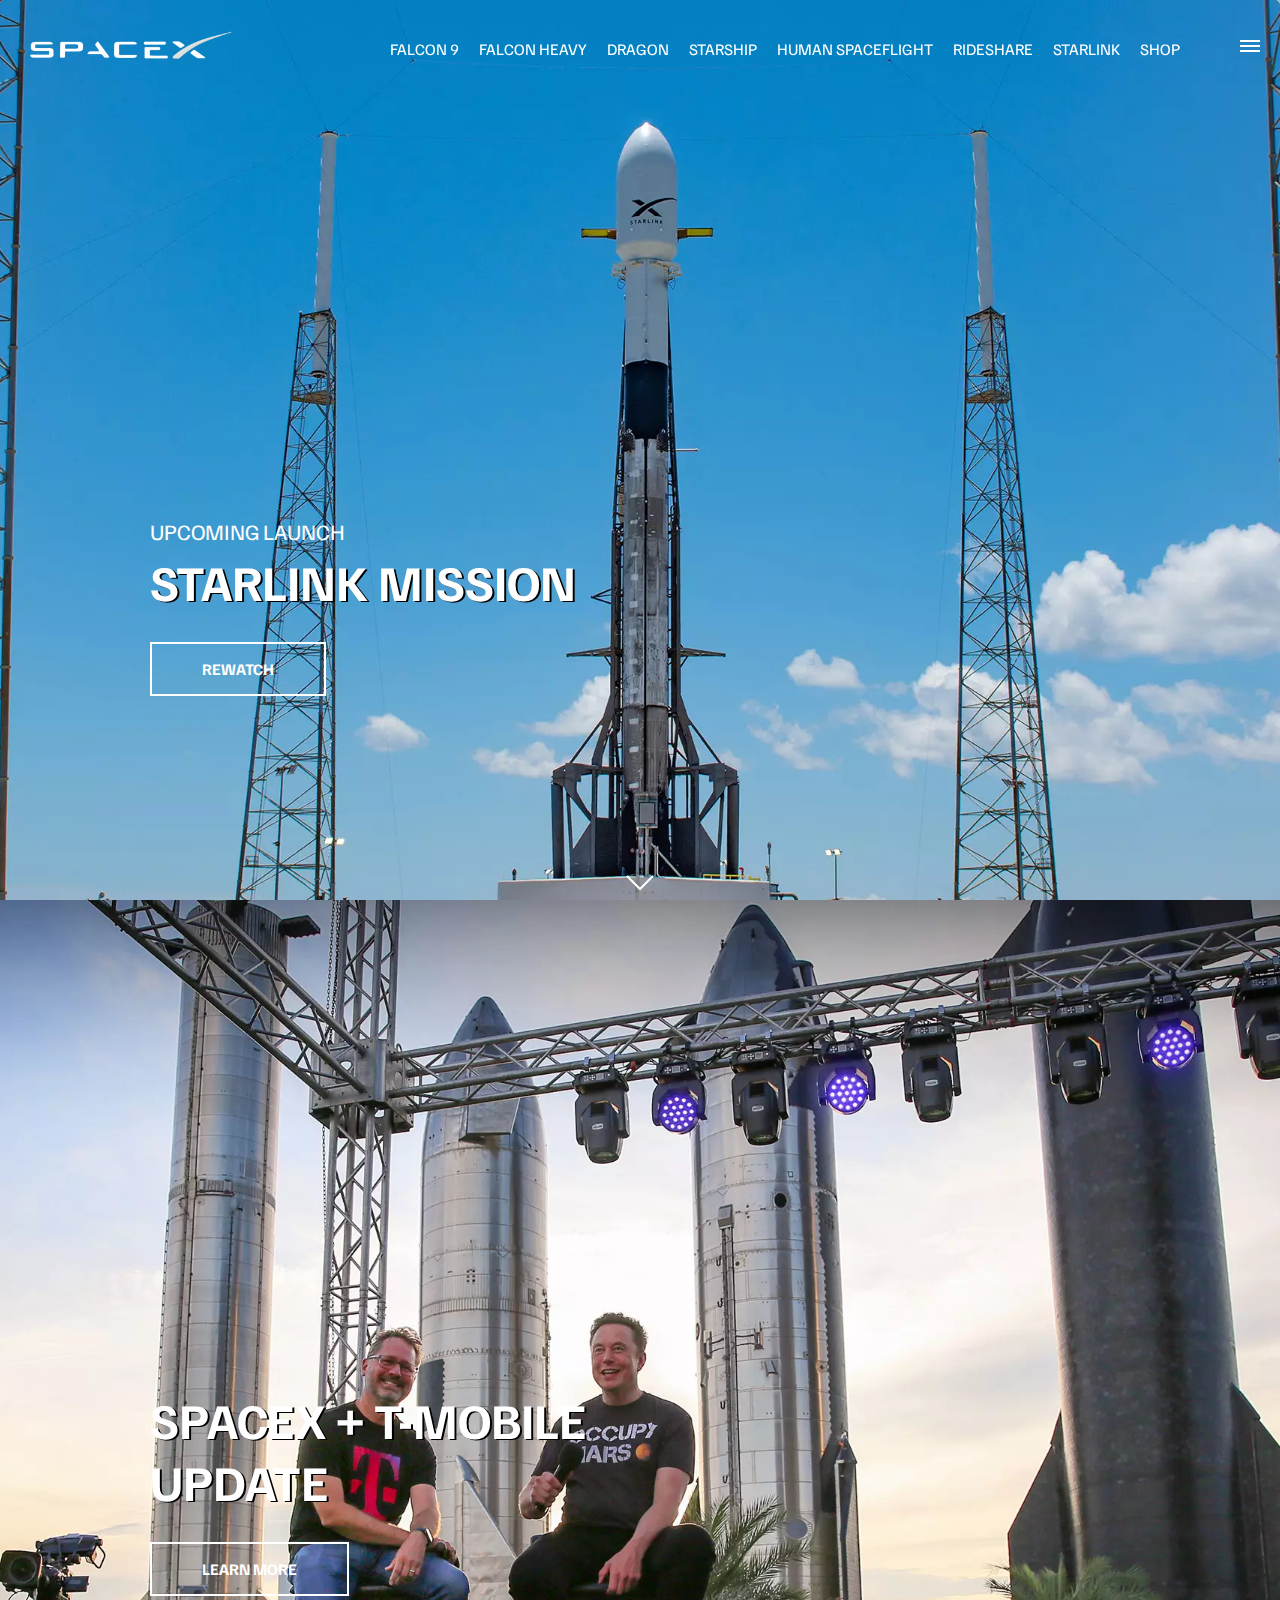
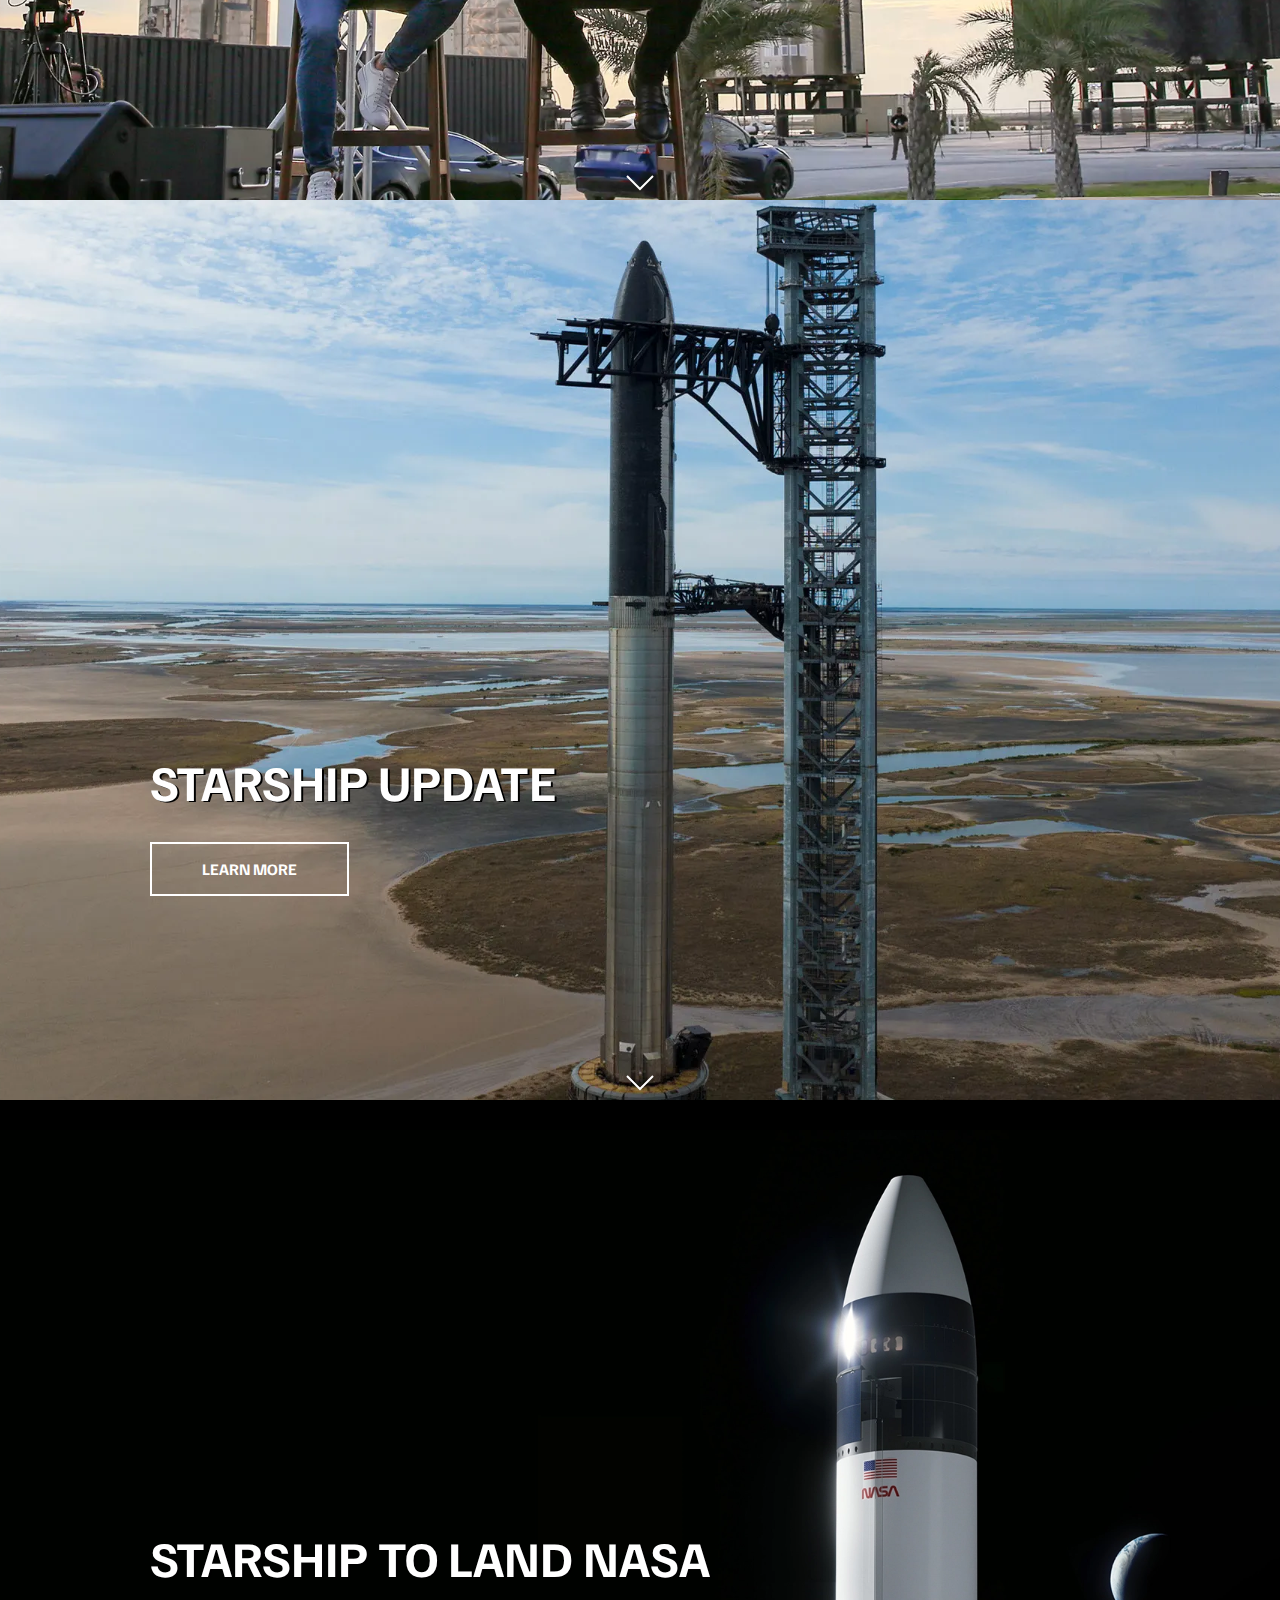
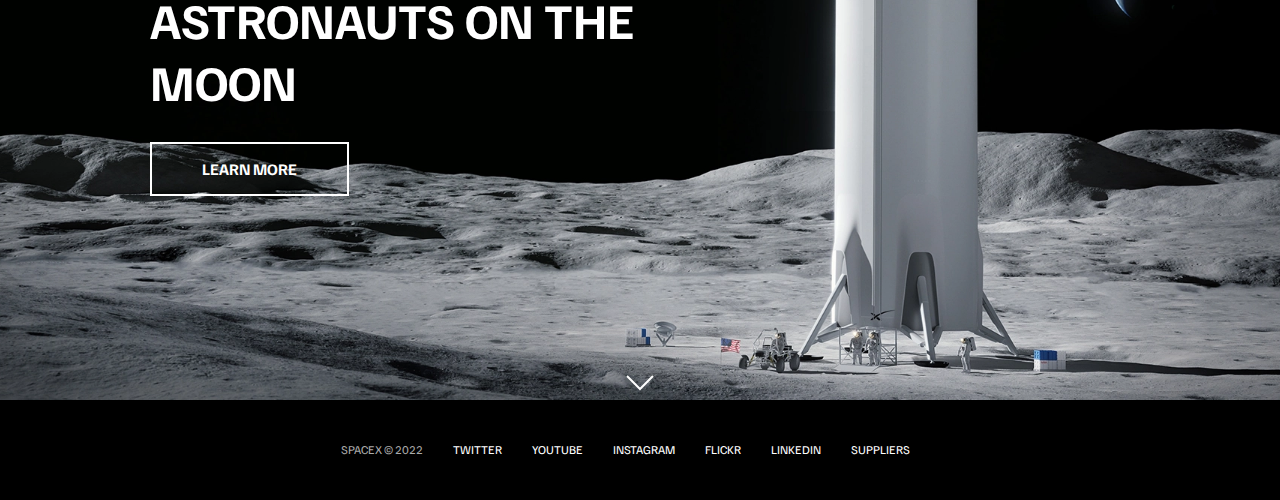
<file: index.html>
<!DOCTYPE html>
<html lang="en">
  <head>
    <meta charset="UTF-8" />
    <meta http-equiv="X-UA-Compatible" content="IE=edge" />
    <meta name="viewport" content="width=device-width, initial-scale=1.0" />
    <link rel="stylesheet" href="css/style.css" />
    <link rel="icon" type="image/x-icon" href="img/favicon.jpg" />
    <script src="js/script.js" defer></script>
    <title>SpaceX</title>
  </head>
  <body>
    <div id="overlay"></div>
    <!-- mobile menu -->
    <div id="mobile-menu" class="mobile-main-menu">
      <ul>
        <li><a href="#">Mission</a></li>
        <li><a href="#">Launches</a></li>
        <li><a href="#">Careers</a></li>
        <li><a href="#">Updates</a></li>
        <li><a href="#">Shop</a></li>

        <li class="mobile-only"><a href="falcon9.html">Falcon 9</a></li>
        <li class="mobile-only"><a href="falcon-heavy.html">Falcon Heavy</a></li>
        <li class="mobile-only"><a href="dragon.html">Dragon</a></li>
        <li class="mobile-only"><a href="#">Starship</a></li>
        <li class="mobile-only"><a href="#">Human Spaceflight</a></li>
        <li class="mobile-only"><a href="#">Rideshare</a></li>
        <li class="mobile-only"><a href="#">Starlink</a></li>
        <li class="mobile-only"><a href="#">Shop</a></li>
      </ul>
    </div>
    <!-- mobile menu end -->

    <header class="main-header">
      <div class="logo">
        <a href="index.html">
          <img src="img/logo.png" alt="spaceX" />
        </a>
      </div>

      <!-- Nav Section -->
      <nav class="desktop-main-menu">
        <ul>
          <li><a href="falcon9.html">Falcon 9</a></li>
          <li><a href="falcon-heavy.html">Falcon Heavy</a></li>
          <li><a href="dragon.html">Dragon</a></li>
          <li><a href="#">Starship</a></li>
          <li><a href="#">Human Spaceflight</a></li>
          <li><a href="#">Rideshare</a></li>
          <li><a href="#">Starlink</a></li>
          <li><a href="#">Shop</a></li>
        </ul>
      </nav>
    </header>

    <!-- Hamburger Menu -->

    <button id="menu-btn" class="hamburger" type="button">
      <span class="hamburger-top"></span>
      <span class="hamburger-middle"></span>
      <span class="hamburger-bottom"></span>
    </button>
    <!-- Hamburger Menu -->

    <!-- First Section -->
    <section class="section-a">
      <div class="section-inner">
        <h4>Upcoming Launch</h4>
        <h2>STARLINK MISSION</h2>

        <a class="btn">
          <div class="hover"></div>
          <span>Rewatch</span>
        </a>
      </div>

      <div class="scroll-arrow">
        <svg width="30px" height="20px">
          <path
            stroke="#ffffff"
            fill="none"
            stroke-width="2px"
            d="M2.000,5.000 L15.000,18.000 L28.000,5.000"
          ></path>
        </svg>
      </div>
    </section>

    <!-- Second Section -->
    <section class="section-b">
      <div class="section-inner">
        <!-- <h4>Upcoming Launch</h4> -->
        <h2>SPACEX + T-MOBILE UPDATE</h2>

        <a class="btn">
          <div class="hover"></div>
          <span>Learn more</span>
        </a>
      </div>

      <div class="scroll-arrow">
        <svg width="30px" height="20px">
          <path
            stroke="#ffffff"
            fill="none"
            stroke-width="2px"
            d="M2.000,5.000 L15.000,18.000 L28.000,5.000"
          ></path>
        </svg>
      </div>
    </section>

    <!-- Third Section -->
    <section class="section-c">
      <div class="section-inner">
        <!-- <h4>Upcoming Launch</h4> -->
        <h2>STARSHIP UPDATE</h2>

        <a class="btn">
          <div class="hover"></div>
          <span>Learn more</span>
        </a>
      </div>

      <div class="scroll-arrow">
        <svg width="30px" height="20px">
          <path
            stroke="#ffffff"
            fill="none"
            stroke-width="2px"
            d="M2.000,5.000 L15.000,18.000 L28.000,5.000"
          ></path>
        </svg>
      </div>
    </section>

    <!-- Fourth Section -->
    <section class="section-d">
      <div class="section-inner">
        <!-- <h4>Upcoming Launch</h4> -->
        <h2>STARSHIP TO LAND NASA ASTRONAUTS ON THE MOON</h2>

        <a class="btn">
          <div class="hover"></div>
          <span>Learn more</span>
        </a>
      </div>

      <div class="scroll-arrow">
        <svg width="30px" height="20px">
          <path
            stroke="#ffffff"
            fill="none"
            stroke-width="2px"
            d="M2.000,5.000 L15.000,18.000 L28.000,5.000"
          ></path>
        </svg>
      </div>
    </section>

    <!-- Footer section Start -->
    <footer>
      <ul>
        <li>SpaceX &copy; 2022</li>
        <li><a href="#">TWITTER</a></li>
        <li><a href="#">YOUTUBE</a></li>
        <li><a href="#">INSTAGRAM</a></li>
        <li><a href="#">FLICKR</a></li>
        <li><a href="#">LINKEDIN</a></li>
        <li><a href="#">SUPPLIERS</a></li>
      </ul>
    </footer>

    <!-- Footer section End -->
  </body>
</html>
</file>
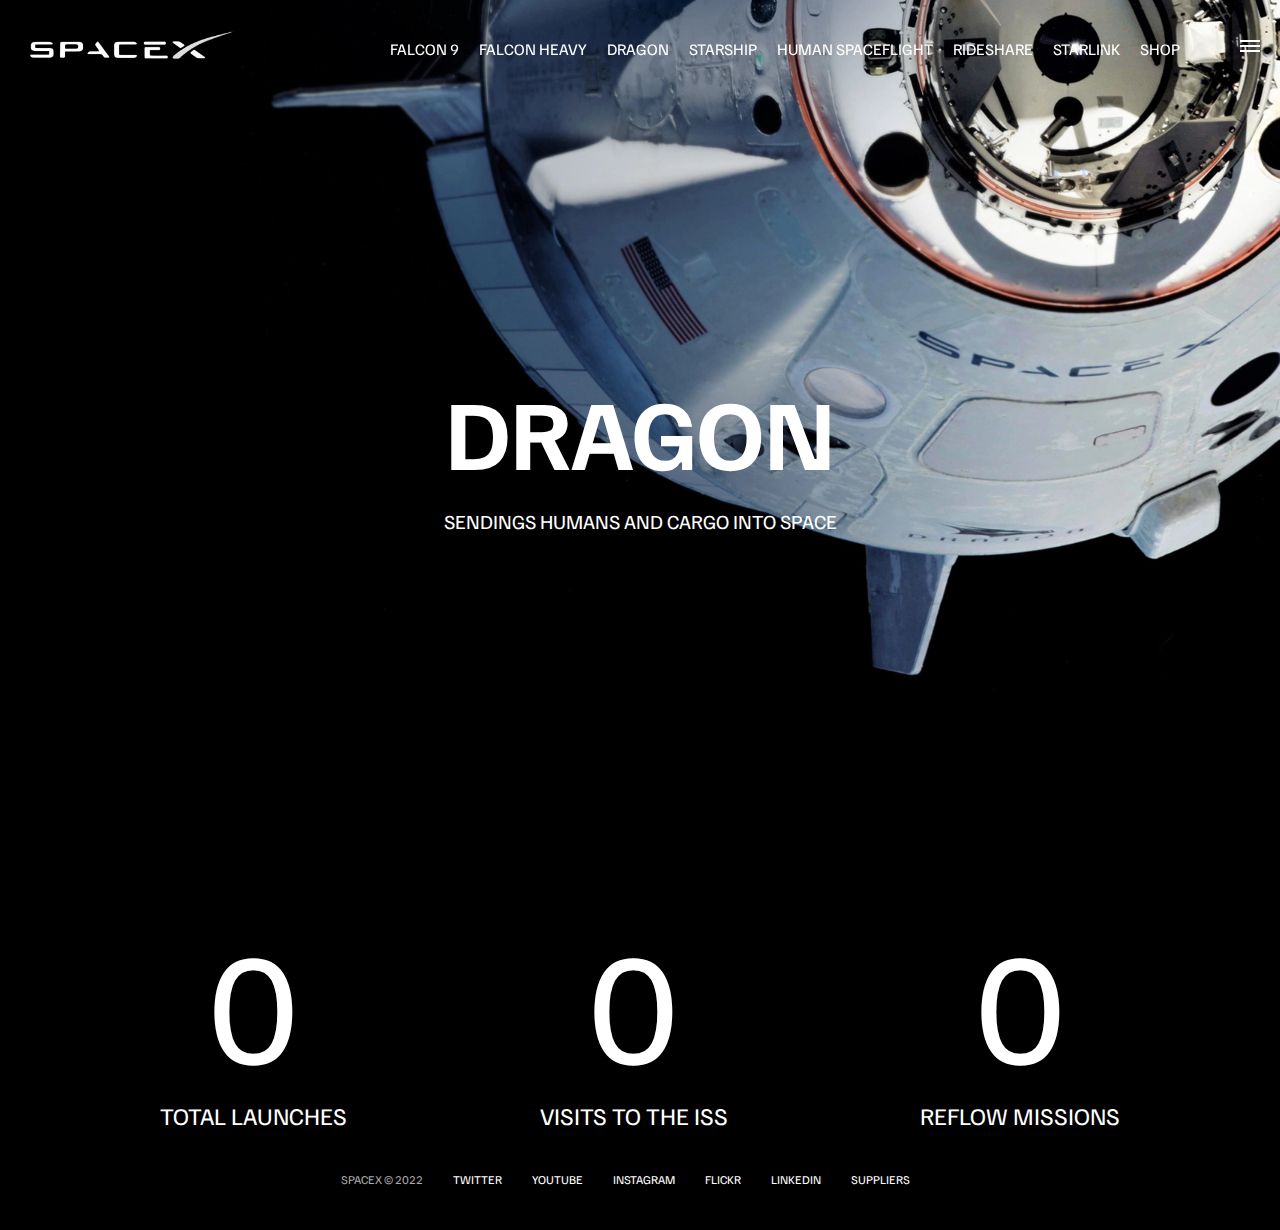
<file: dragon.html>
<!DOCTYPE html>
<html lang="en">
  <head>
    <meta charset="UTF-8" />
    <meta http-equiv="X-UA-Compatible" content="IE=edge" />
    <meta name="viewport" content="width=device-width, initial-scale=1.0" />
    <link rel="stylesheet" href="css/style.css" />
    <link rel="icon" type="image/x-icon" href="img/favicon.jpg" />
    <script src="js/script.js" defer></script>
    <title>SpaceX - Dragon</title>
  </head>
  <body>
    <div id="overlay"></div>
    <!-- mobile menu -->
    <div id="mobile-menu" class="mobile-main-menu">
      <ul>
        <li><a href="#">Mission</a></li>
        <li><a href="#">Launches</a></li>
        <li><a href="#">Careers</a></li>
        <li><a href="#">Updates</a></li>
        <li><a href="#">Shop</a></li>

        <li class="mobile-only"><a href="falcon9.html">Falcon 9</a></li>
        <li class="mobile-only"><a href="falcon-heavy.html">Falcon Heavy</a></li>
        <li class="mobile-only"><a href="dragon.html">Dragon</a></li>
        <li class="mobile-only"><a href="#">Starship</a></li>
        <li class="mobile-only"><a href="#">Human Spaceflight</a></li>
        <li class="mobile-only"><a href="#">Rideshare</a></li>
        <li class="mobile-only"><a href="#">Starlink</a></li>
        <li class="mobile-only"><a href="#">Shop</a></li>
      </ul>
    </div>
    <!-- mobile menu end -->

    <header class="main-header">
      <div class="logo">
        <a href="index.html">
          <img src="img/logo.png" alt="spaceX" />
        </a>
      </div>

      <!-- Nav Section -->
      <nav class="desktop-main-menu">
        <ul>
          <li><a href="falcon9.html">Falcon 9</a></li>
          <li><a href="falcon-heavy.html">Falcon Heavy</a></li>
          <li><a href="dragon.html">Dragon</a></li>
          <li><a href="#">Starship</a></li>
          <li><a href="#">Human Spaceflight</a></li>
          <li><a href="#">Rideshare</a></li>
          <li><a href="#">Starlink</a></li>
          <li><a href="#">Shop</a></li>
        </ul>
      </nav>
    </header>

    <!-- Hamburger Menu -->

    <button id="menu-btn" class="hamburger" type="button">
      <span class="hamburger-top"></span>
      <span class="hamburger-middle"></span>
      <span class="hamburger-bottom"></span>
    </button>
    <!-- Hamburger Menu -->

  <section class="section-animate bg-dragon">

  </section> 

       <div class="section-inner-center">
      <h3>Dragon</h3>
      <p>Sendings humans and cargo into space</p>

      
    </div>


    <div class="stats">
      <div>
        <span class="counter" data-target="34">0</span>
        <h4>Total Launches</h4>
      </div>

      <div>
        <span class="counter" data-target="30">0</span>
        <h4>Visits to the ISS</h4>
      </div>

      <div>
        <span class="counter" data-target="20">0</span>
        <h4>Reflow Missions</h4>
      </div>
    </div>
   
  
    <!-- Footer section Start -->
    <footer>
      <ul>
        <li>SpaceX &copy; 2022</li>
        <li><a href="#">TWITTER</a></li>
        <li><a href="#">YOUTUBE</a></li>
        <li><a href="#">INSTAGRAM</a></li>
        <li><a href="#">FLICKR</a></li>
        <li><a href="#">LINKEDIN</a></li>
        <li><a href="#">SUPPLIERS</a></li>
      </ul>
    </footer>

    <!-- Footer section End -->
  </body>
</html>
</file>
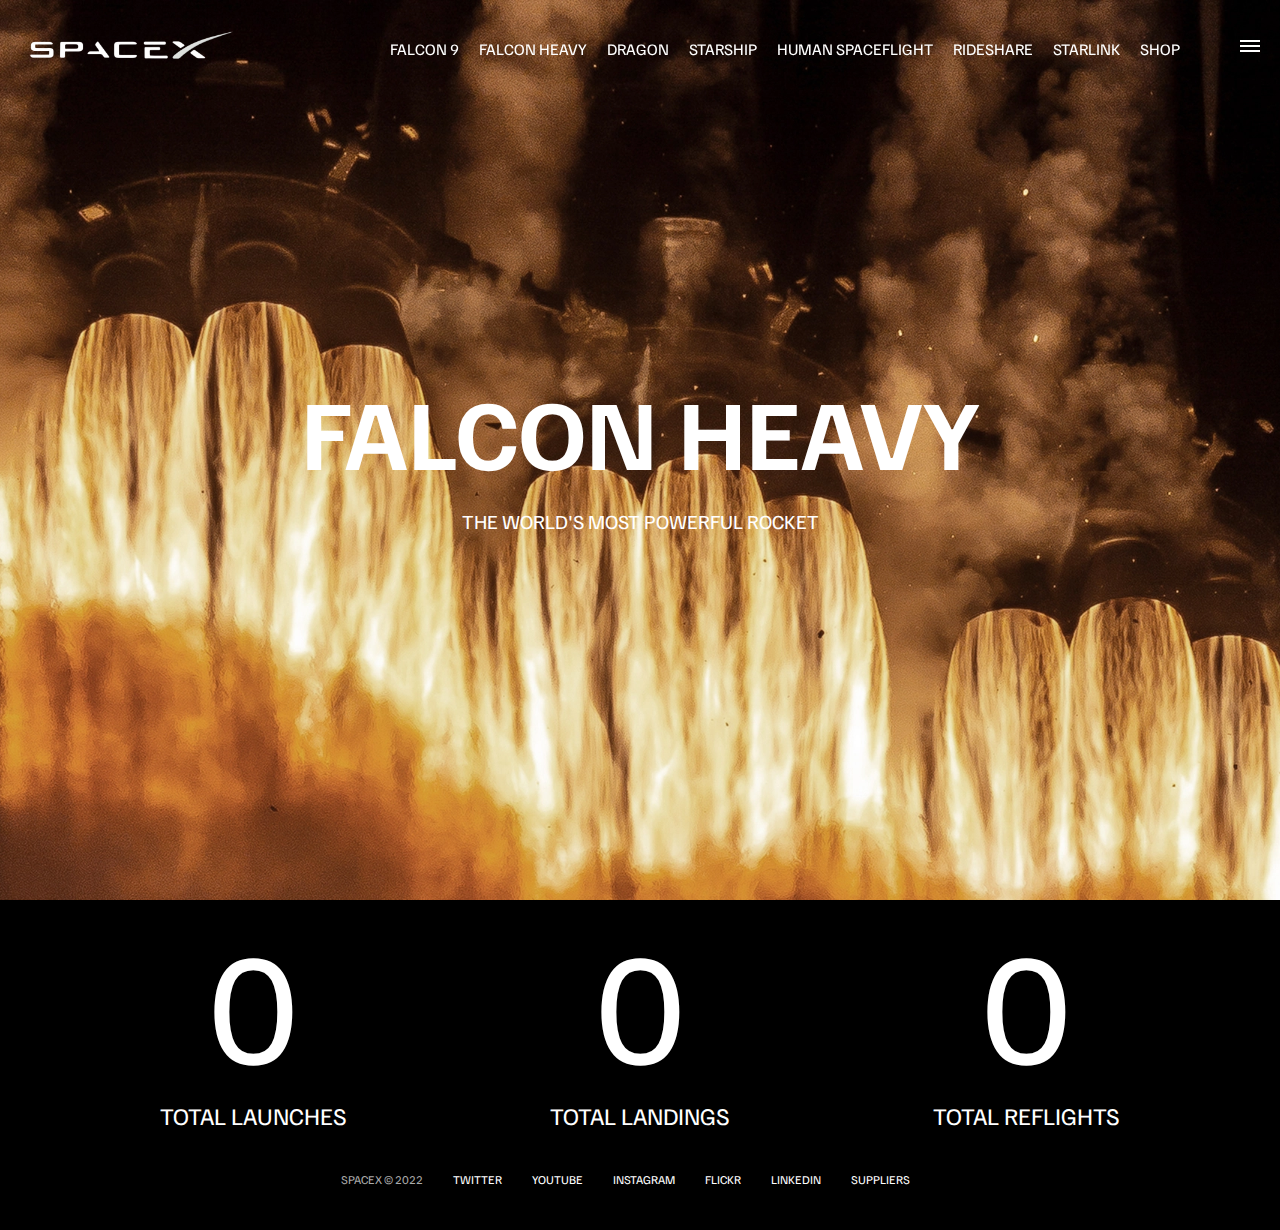
<file: falcon-heavy.html>
<!DOCTYPE html>
<html lang="en">
  <head>
    <meta charset="UTF-8" />
    <meta http-equiv="X-UA-Compatible" content="IE=edge" />
    <meta name="viewport" content="width=device-width, initial-scale=1.0" />
    <link rel="stylesheet" href="css/style.css" />
    <link rel="icon" type="image/x-icon" href="img/favicon.jpg" />
    <script src="js/script.js" defer></script>
    <title>SpaceX - Falcon Heavy</title>
  </head>
  <body>
    <div id="overlay"></div>
    <!-- mobile menu -->
    <div id="mobile-menu" class="mobile-main-menu">
      <ul>
        <li><a href="#">Mission</a></li>
        <li><a href="#">Launches</a></li>
        <li><a href="#">Careers</a></li>
        <li><a href="#">Updates</a></li>
        <li><a href="#">Shop</a></li>

        <li class="mobile-only"><a href="falcon9.html">Falcon Heavy</a></li>
        <li class="mobile-only"><a href="falcon-heavy.html">Falcon Heavy</a></li>
        <li class="mobile-only"><a href="dragon.html">Dragon</a></li>
        <li class="mobile-only"><a href="#">Starship</a></li>
        <li class="mobile-only"><a href="#">Human Spaceflight</a></li>
        <li class="mobile-only"><a href="#">Rideshare</a></li>
        <li class="mobile-only"><a href="#">Starlink</a></li>
        <li class="mobile-only"><a href="#">Shop</a></li>
      </ul>
    </div>
    <!-- mobile menu end -->

    <header class="main-header">
      <div class="logo">
        <a href="index.html">
          <img src="img/logo.png" alt="spaceX" />
        </a>
      </div>

      <!-- Nav Section -->
      <nav class="desktop-main-menu">
        <ul>
          <li><a href="falcon9.html">Falcon 9</a></li>
          <li><a href="falcon-heavy.html">Falcon Heavy</a></li>
          <li><a href="dragon.html">Dragon</a></li>
          <li><a href="#">Starship</a></li>
          <li><a href="#">Human Spaceflight</a></li>
          <li><a href="#">Rideshare</a></li>
          <li><a href="#">Starlink</a></li>
          <li><a href="#">Shop</a></li>
        </ul>
      </nav>
    </header>

    <!-- Hamburger Menu -->

    <button id="menu-btn" class="hamburger" type="button">
      <span class="hamburger-top"></span>
      <span class="hamburger-middle"></span>
      <span class="hamburger-bottom"></span>
    </button>
    <!-- Hamburger Menu -->

  <section class="section-animate bg-falcon-heavy">

  </section> 

       <div class="section-inner-center">
      <h3>Falcon Heavy</h3>
      <p>The world's most powerful rocket </p>

      
    </div>


    <div class="stats">
      <div>
        <span class="counter" data-target="30">0</span>
        <h4>Total Launches</h4>
      </div>

      <div>
        <span class="counter" data-target="45">0</span>
        <h4>Total Landings</h4>
      </div>

      <div>
        <span class="counter" data-target="38">0</span>
        <h4>Total Reflights</h4>
      </div>
    </div>
   
  
    <!-- Footer section Start -->
    <footer>
      <ul>
        <li>SpaceX &copy; 2022</li>
        <li><a href="#">TWITTER</a></li>
        <li><a href="#">YOUTUBE</a></li>
        <li><a href="#">INSTAGRAM</a></li>
        <li><a href="#">FLICKR</a></li>
        <li><a href="#">LINKEDIN</a></li>
        <li><a href="#">SUPPLIERS</a></li>
      </ul>
    </footer>

    <!-- Footer section End -->
  </body>
</html>
</file>
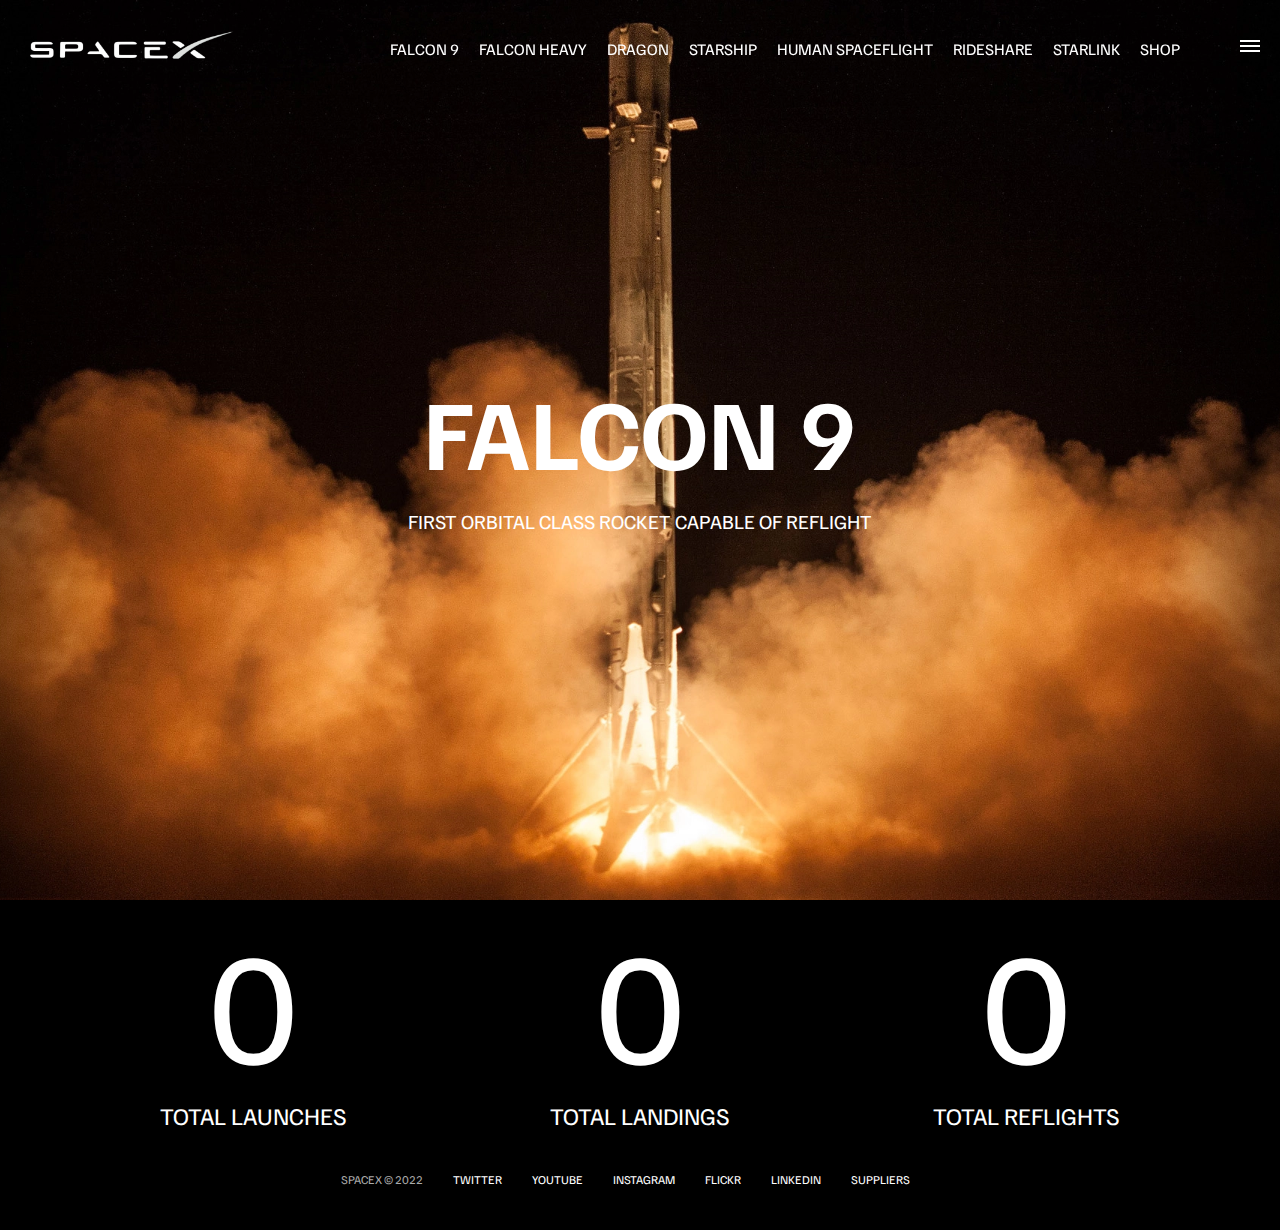
<file: falcon9.html>
<!DOCTYPE html>
<html lang="en">
  <head>
    <meta charset="UTF-8" />
    <meta http-equiv="X-UA-Compatible" content="IE=edge" />
    <meta name="viewport" content="width=device-width, initial-scale=1.0" />
    <link rel="stylesheet" href="css/style.css" />
    <link rel="icon" type="image/x-icon" href="img/favicon.jpg" />
    <script src="js/script.js" defer></script>
    <title>SpaceX - Falcon 9</title>
  </head>
  <body>
    <div id="overlay"></div>
    <!-- mobile menu -->
    <div id="mobile-menu" class="mobile-main-menu">
      <ul>
        <li><a href="#">Mission</a></li>
        <li><a href="#">Launches</a></li>
        <li><a href="#">Careers</a></li>
        <li><a href="#">Updates</a></li>
        <li><a href="#">Shop</a></li>

        <li class="mobile-only"><a href="falcon9.html">Falcon 9</a></li>
        <li class="mobile-only"><a href="falcon-heavy.html">Falcon Heavy</a></li>
        <li class="mobile-only"><a href="dragon.html">Dragon</a></li>
        <li class="mobile-only"><a href="#">Starship</a></li>
        <li class="mobile-only"><a href="#">Human Spaceflight</a></li>
        <li class="mobile-only"><a href="#">Rideshare</a></li>
        <li class="mobile-only"><a href="#">Starlink</a></li>
        <li class="mobile-only"><a href="#">Shop</a></li>
      </ul>
    </div>
    <!-- mobile menu end -->

    <header class="main-header">
      <div class="logo">
        <a href="index.html">
          <img src="img/logo.png" alt="spaceX" />
        </a>
      </div>

      <!-- Nav Section -->
      <nav class="desktop-main-menu">
        <ul>
          <li><a href="falcon9.html">Falcon 9</a></li>
          <li><a href="falcon-heavy.html">Falcon Heavy</a></li>
          <li><a href="dragon.html">Dragon</a></li>
          <li><a href="#">Starship</a></li>
          <li><a href="#">Human Spaceflight</a></li>
          <li><a href="#">Rideshare</a></li>
          <li><a href="#">Starlink</a></li>
          <li><a href="#">Shop</a></li>
        </ul>
      </nav>
    </header>

    <!-- Hamburger Menu -->

    <button id="menu-btn" class="hamburger" type="button">
      <span class="hamburger-top"></span>
      <span class="hamburger-middle"></span>
      <span class="hamburger-bottom"></span>
    </button>
    <!-- Hamburger Menu -->

  <section class="section-animate bg-falcon-9">

  </section> 

       <div class="section-inner-center">
      <h3>FALCON 9</h3>
      <p>FIRST ORBITAL CLASS ROCKET CAPABLE OF REFLIGHT</p>

      
    </div>


    <div class="stats">
      <div>
        <span class="counter" data-target="30">0</span>
        <h4>Total Launches</h4>
      </div>

      <div>
        <span class="counter" data-target="45">0</span>
        <h4>Total Landings</h4>
      </div>

      <div>
        <span class="counter" data-target="38">0</span>
        <h4>Total Reflights</h4>
      </div>
    </div>
   
  
    <!-- Footer section Start -->
    <footer>
      <ul>
        <li>SpaceX &copy; 2022</li>
        <li><a href="#">TWITTER</a></li>
        <li><a href="#">YOUTUBE</a></li>
        <li><a href="#">INSTAGRAM</a></li>
        <li><a href="#">FLICKR</a></li>
        <li><a href="#">LINKEDIN</a></li>
        <li><a href="#">SUPPLIERS</a></li>
      </ul>
    </footer>

    <!-- Footer section End -->
  </body>
</html>
</file>
<file: css/style.css>
@import url('https://fonts.googleapis.com/css2?family=Familjen+Grotesk:wght@400;500;600;700&display=swap');


*, 
*::before,
*::after{
    margin: 0;
    padding: 0;
    box-sizing: border-box;
}

body{
    font-family: 'Familjen Grotesk', sans-serif;
    background: #000;
    color: #fff;
}
a{
    text-decoration: none;
    color: #fff;
}

ul{
    list-style: none;
}
/* Header section start */
.main-header{
    position: fixed;
    top: 0;
    left: 0;
    width: 100%;
    z-index: 3;
    display: flex;
    justify-content: space-between;
    align-items: center;
    text-transform: uppercase;
    height: 100px;
    padding: 0 30px;
}

/* Header section end */


/* logo start */

.logo{
    width: 210px;
    height: auto;
}
.logo img{
    width: 100%;
    display: block;
    height: aut0;
}
/* logo End */

/* Desktop menu Start */

.desktop-main-menu{
    margin-right: 50px;
}

.desktop-main-menu ul{
    display: flex;
}

.desktop-main-menu ul li{
    position: relative;
    margin-right: 20px;
    padding-bottom: 2px;
}

/* Menu item bottom border css */

.desktop-main-menu ul li a::after{
    content: "";
    position: absolute;
    bottom: 0;
    left: 0;
    width: 100%;
    height: 1px;
    background: #fff;
    transform: scaleX(0);
    transform-origin: right center;
    transition: transform 0.6s cubic-bezier(0.19,1,0.22,1);
}

.desktop-main-menu ul li a:hover::after{
    transform: scaleX(1);
    transform-origin: left center;
    transition-duration: 0.4s;
}
/* Desktop menu end */
/* Common css for full site */

section{
    position: relative;
    height: 100vh;
    background-position: center center;
    background-repeat: no-repeat;
    background-size: cover;
    text-transform: uppercase;
}
/* Section A Start*/ 
.section-a{
    background-image: url('../img/1st.webp');
}
.section-b{
    background-image: url('../img/2nd.webp');
}
.section-c{
    background-image: url('../img/3rd.webp');
}
.section-d{
    background-image: url('../img/4rth.webp');
}
.section-inner{
    position: absolute;
    bottom: 200px;
    left: 150px;
    max-width: 560px;
}

.section-inner a{
    animation: fadeInUp 0.5s ease-in-out 0.4s;
    animation-fill-mode: both;

}
.section-inner h4{
    font-size: 22px;
    margin-bottom: 5px;
    font-weight: 300;

    animation: fadeInUp 0.5s ease-in-out;
}

.section-inner h2{
    font-size: 50px;
    font-weight: 700;
    margin-bottom: 20px;
    text-shadow: 2px 1px black;
    animation: fadeInUp 0.5s ease-in-out 0.2s;
    animation-fill-mode: both;


}

.btn{
    position: relative;
    display: inline-block;
    cursor:pointer;
    text-align: center;
    min-width: 130px;
    padding: 15px 50px;
    margin-top: 10px;
    border: 2px solid #fff;
    text-transform: uppercase;
    font-weight: bold;
    overflow: hidden;
    z-index: 2;

    
}

.btn:hover span{
    color: #000;
}
.btn .hover {
    position: absolute;
    top: 0;
    left: 0;
    width: 100%;
    height: 100%;
    background-color:#fff;
    color: #000;
    z-index: -1;

    transform: translateY(100%);
    transition: transform 0.6s cubic-bezier(0.19,1,0.22,1);

}
.btn:hover .hover{
    transform: translateY(0);
}

.scroll-arrow{
    position: absolute;
    bottom: 5px;
    left: 50%;

    transform: translateX(-50%);

    animation: fadeBounce 3s infinite;
}


/* Footer */

footer{
    position: relative;
    padding: 35px 0;
}
footer ul{
    display: flex;
    justify-content: center;
    align-items: center;
    flex-wrap: wrap;
}

footer ul li{
    margin-right: 30px;
    color: #aaa;
    text-transform: uppercase;
    font-size: 12px;
    line-height: 2.5;
}

footer ul li a{
    color: #fff;
    transition: color 0.4s;
}
footer ul li a:hover{
    color: #aaa;
}

/* Hamburger Menu */

.hamburger{
    position: fixed;
    top: 40px;
    right: 20px;
    z-index: 10;
    cursor: pointer;
    width: 20px;
    height: 20px;
    background: none;
    border: none;
}

.hamburger-top,
.hamburger-middle,
.hamburger-bottom{
    position: absolute;
    width: 20px;
    height: 2px;
    top: 0;
    left: 0;
    background:#fff;

    transition: all 0.5s;

}

.hamburger-middle{
    transform: translateY(5px);
}

.hamburger-bottom{
    transform: translateY(10px);
}

.overlay-show{
    position: fixed;
    top: 0;
    left: 0;
    width: 100%;
    height: 100%;
    background-color: rgba(0,0,0,0.5);
    z-index: 3;
}

.stop-scrolling{
    overflow: hidden;
}
/* transition hamburger to X when open  */

.open{
    transform: rotate(90deg);
}

.open .hamburger-top{
    transform: rotate(45deg) translateY(6px) translateX(6px);
}

.open .hamburger-middle{
    display: none;
}

.open .hamburger-bottom {
    transform: rotate(-45deg) translateY(6px) translateX(-6px);
}

/* Mobile Menu */
    .mobile-only{
        display: none;
    }


    .mobile-main-menu{
        position: fixed;
        top: 0;
        right: 0;
        width: 350px;
        height: 100%;
        z-index: 4;
        background: #000;

        display: flex;
        align-items: center;
        justify-content: center;

        transform: translateX(100%);
        transition: transform 0.6s cubic-bezier(0.19,1,0.22,1);
    }
/* menu from right */
    .menu-show{
        transform: translateX(0);
    }

    .mobile-main-menu ul{
        display: flex;
        flex-direction: column;
        align-items: flex-end;
        justify-content: center;
        padding: 50px;
        width: 100%;
    }

    .mobile-main-menu ul li{
        margin-bottom: 20px;
        font-size: 18px;
        text-transform: uppercase;
        border-bottom: 1px #555 dotted;
        width: 100%;
        text-align: right;
        padding-bottom: 10px;
    }
    .mobile-main-menu ul li:hover{
        color: #fff;
        transition: 0.5s;
    }
    .mobile-main-menu ul li a:hover{
        color: #aaa;
    }

/* Mobile Menu End */


/* Inner Pages */
.bg-falcon-9{
    background-image: url('../img/falcon-9.webp')
   }

.bg-falcon-heavy{
    background-image: url('../img/falcon-heavy.webp')
    }

.bg-dragon{
    background-image: url('../img/dragon.webp')
   }


.section-animate{
    animation: fadeIn 2s ease-in-out;
}

.section-inner-center{
    position: absolute;
    top: 50%;
    left: 50%;
    transform: translate(-50%, -50%);
    text-transform: uppercase;
    text-align: center;
    width: 80%;
}
.section-inner-center h3{
    font-size: 100px;
    margin-bottom: 15px;
    animation: fadeInUp 0.5s ease-in-out;

}

.section-inner-center p{
    font-size: 20px;
    animation: fadeInUp 0.5s ease-in-out 0.2s;

    animation-fill-mode: both;
}
/* Inner Pages */

/* Stats */

.stats{
    max-width: 960px;
    margin: 0 auto;
    display: flex;
    align-items: center;
    justify-content: space-between;
    text-align: center;
    text-transform: uppercase;
}

.stats div span{
    font-size: 160px;
}

.stats div h4{
    font-size: 24px;
    font-weight: 300;
}

/* Animations */

@keyframes fadeInUp {
    0%{
        opacity: 0;

        transform:translateY(140px);
    }

    100%{
        opacity: 1;
        transform:translateY(0);

    }
}

@keyframes fadeIn {
    0%{
        opacity: 0;
    }

    100%{
        opacity: 1;
       

    }
}


@keyframes fadeBounce {
    0%,
    20%,
    50%,
    80%,
    100%{
        opacity: 0;
        transform: translateY(-20px);
    }

    40%{
        transform: translateY(0);
        opacity: 1;
    }
}

/* Section A End*/ 



/* Responsive CSS */

@media (max-width: 960px){
    .desktop-main-menu{
        display: none;
    }

/* show main mobile items */
.mobile-only{
    display: block;
}

.section-inner-center h3{
    font-size: 40px;
}

/* Stats */

.stats{
    flex-direction: column;
}
.stats div{
    margin-bottom: 20px;
}

}

@media (max-width: 600px){
    .section-inner{
        bottom: 75px;
        left: 20px;

    }

    .section-inner h2{
        font-size: 40px;
    }
    footer ul li:first-child{
        position: absolute;
        top: 30px;
        left: 50%;
        transform: translate(-50%, -50%);
    }

    footer ul li {
        margin-right: 15px;
    }

    .logo{
        width: 150px;
        margin: auto;
    }

    .section-inner-center h3{
    font-size: 35px;
}
}
</file>
